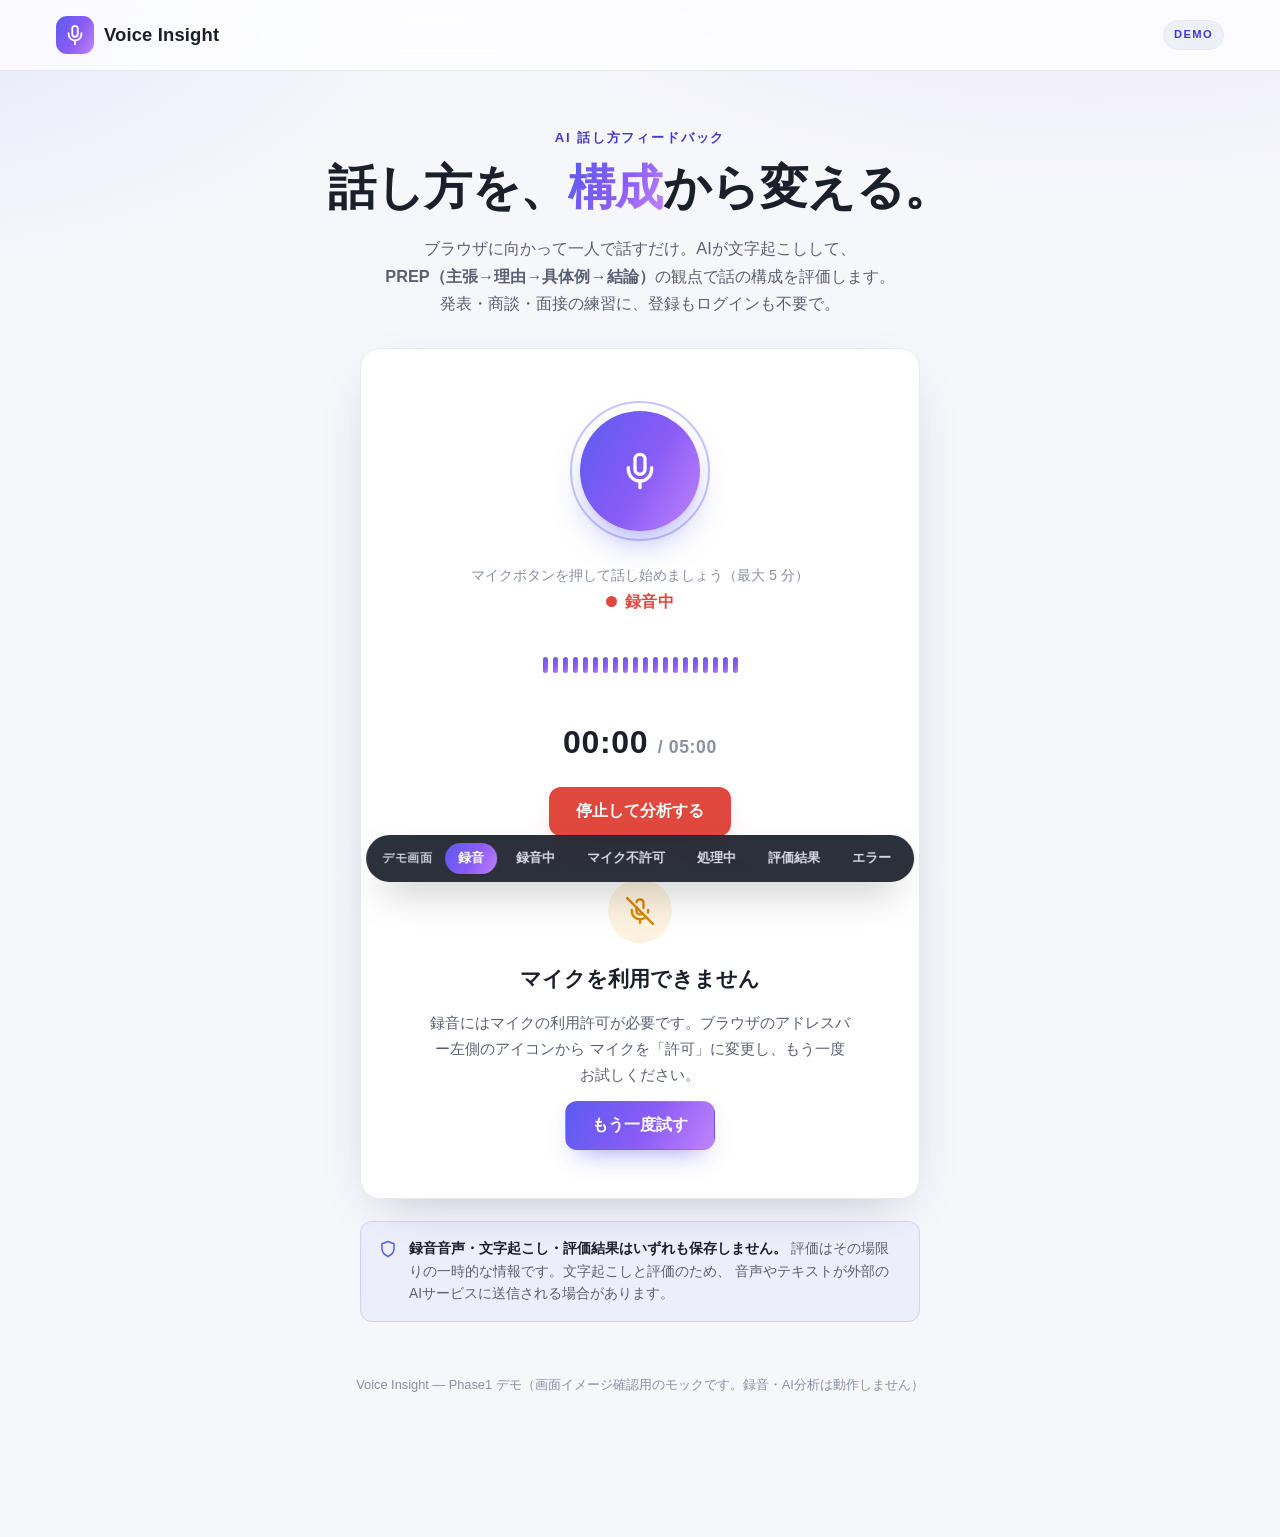
<file: demo/index.html>
<!DOCTYPE html>
<html lang="ja">
<head>
  <meta charset="UTF-8" />
  <meta name="viewport" content="width=device-width, initial-scale=1.0" />
  <title>Voice Insight — 話し方を、構成から変える。</title>
  <meta name="description" content="ブラウザ上で話した内容をAIが分析し、PREP観点で話の構成を評価。発表・商談・面接の練習に。" />
  <link rel="stylesheet" href="styles.css" />
</head>
<body>
  <!-- ===== ヘッダー ===== -->
  <header class="site-header">
    <div class="brand">
      <span class="brand-mark" aria-hidden="true">
        <svg viewBox="0 0 24 24" width="22" height="22" fill="none" stroke="currentColor" stroke-width="2" stroke-linecap="round" stroke-linejoin="round">
          <path d="M12 2a3 3 0 0 0-3 3v6a3 3 0 0 0 6 0V5a3 3 0 0 0-3-3z" />
          <path d="M19 10v1a7 7 0 0 1-14 0v-1" />
          <line x1="12" y1="19" x2="12" y2="22" />
        </svg>
      </span>
      <span class="brand-name">Voice&nbsp;Insight</span>
    </div>
    <span class="demo-badge">DEMO</span>
  </header>

  <main>
    <!-- ============================================================ -->
    <!-- 画面1: 録音画面 (S-01)                                        -->
    <!-- ============================================================ -->
    <section class="screen is-active" id="screen-record" data-screen="record">
      <div class="hero">
        <p class="eyebrow">AI 話し方フィードバック</p>
        <h1 class="hero-title">話し方を、<span class="grad">構成</span>から変える。</h1>
        <p class="hero-lead">
          ブラウザに向かって一人で話すだけ。AIが文字起こしして、<br />
          <strong>PREP（主張→理由→具体例→結論）</strong>の観点で話の構成を評価します。<br />
          発表・商談・面接の練習に、登録もログインも不要で。
        </p>
      </div>

      <div class="record-card">
        <!-- 録音前 -->
        <div class="record-state" data-state="idle">
          <div class="mic-button-wrap">
            <button class="mic-button" id="btn-start" aria-label="録音を開始">
              <svg viewBox="0 0 24 24" width="40" height="40" fill="none" stroke="currentColor" stroke-width="2" stroke-linecap="round" stroke-linejoin="round">
                <path d="M12 2a3 3 0 0 0-3 3v6a3 3 0 0 0 6 0V5a3 3 0 0 0-3-3z" />
                <path d="M19 10v1a7 7 0 0 1-14 0v-1" />
                <line x1="12" y1="19" x2="12" y2="22" />
              </svg>
            </button>
          </div>
          <p class="record-hint">マイクボタンを押して話し始めましょう（最大 5 分）</p>
        </div>

        <!-- 録音中 -->
        <div class="record-state" data-state="recording" hidden>
          <div class="rec-indicator"><span class="rec-dot"></span> 録音中</div>
          <div class="waveform" id="waveform" aria-hidden="true">
            <span></span><span></span><span></span><span></span><span></span>
            <span></span><span></span><span></span><span></span><span></span>
            <span></span><span></span><span></span><span></span><span></span>
            <span></span><span></span><span></span><span></span><span></span>
          </div>
          <div class="timer"><span id="timer-elapsed">00:00</span> <span class="timer-max">/ 05:00</span></div>
          <button class="btn btn-stop" id="btn-stop">停止して分析する</button>
          <p class="record-hint">5 分に達すると自動で停止し、分析に進みます</p>
        </div>

        <!-- マイク不許可 -->
        <div class="record-state record-state--error" data-state="denied" hidden>
          <div class="state-icon state-icon--warn" aria-hidden="true">
            <svg viewBox="0 0 24 24" width="28" height="28" fill="none" stroke="currentColor" stroke-width="2" stroke-linecap="round" stroke-linejoin="round">
              <line x1="1" y1="1" x2="23" y2="23" />
              <path d="M9 9v3a3 3 0 0 0 5.12 2.12M15 9.34V5a3 3 0 0 0-5.94-.6" />
              <path d="M17 16.95A7 7 0 0 1 5 12v-1m14 0v1a7 7 0 0 1-.11 1.23" />
              <line x1="12" y1="19" x2="12" y2="22" />
            </svg>
          </div>
          <h2 class="state-title">マイクを利用できません</h2>
          <p class="state-desc">
            録音にはマイクの利用許可が必要です。ブラウザのアドレスバー左側のアイコンから
            マイクを「許可」に変更し、もう一度お試しください。
          </p>
          <button class="btn btn-primary" data-goto="record" data-reset="idle">もう一度試す</button>
        </div>
      </div>

      <!-- プライバシー表示 (NF-04 / 5.3) -->
      <div class="privacy-note">
        <svg viewBox="0 0 24 24" width="18" height="18" fill="none" stroke="currentColor" stroke-width="2" stroke-linecap="round" stroke-linejoin="round" aria-hidden="true">
          <path d="M12 22s8-4 8-10V5l-8-3-8 3v7c0 6 8 10 8 10z" />
        </svg>
        <p>
          <strong>録音音声・文字起こし・評価結果はいずれも保存しません。</strong>
          評価はその場限りの一時的な情報です。文字起こしと評価のため、
          音声やテキストが外部のAIサービスに送信される場合があります。
        </p>
      </div>
    </section>

    <!-- ============================================================ -->
    <!-- 画面2: 処理中画面 (S-02)                                      -->
    <!-- ============================================================ -->
    <section class="screen" id="screen-processing" data-screen="processing">
      <div class="processing-card">
        <div class="spinner" aria-hidden="true"></div>
        <h2 class="processing-title">分析しています…</h2>
        <p class="processing-sub">そのままお待ちください。追加の操作は必要ありません。</p>

        <ol class="steps">
          <li class="step" data-step="transcribe">
            <span class="step-icon"></span>
            <span class="step-label">音声を文字起こし中</span>
          </li>
          <li class="step" data-step="evaluate">
            <span class="step-icon"></span>
            <span class="step-label">話の構成を評価中</span>
          </li>
        </ol>
      </div>
    </section>

    <!-- ============================================================ -->
    <!-- 画面3: 評価結果画面 (S-03 / F-04)                             -->
    <!-- ============================================================ -->
    <section class="screen" id="screen-result" data-screen="result">
      <div class="result-head">
        <p class="eyebrow">評価結果</p>
        <h1 class="result-title">今回の話の構成フィードバック</h1>
        <p class="result-note">この結果は保存されません。画面を離れると確認できなくなります。</p>
      </div>

      <div class="result-grid">
        <!-- 総合点 -->
        <div class="card score-card">
          <div class="score-ring" style="--score: 78;">
            <div class="score-ring-inner">
              <span class="score-value">78</span>
              <span class="score-max">/ 100</span>
            </div>
          </div>
          <p class="score-caption">構成の分かりやすさ</p>
          <p class="score-comment">主張と具体例は明確。理由づけと締めの結論を補うと、さらに伝わりやすくなります。</p>
        </div>

        <!-- PREP観点の評価 -->
        <div class="card prep-card">
          <h2 class="card-title">PREP 観点の評価</h2>
          <ul class="prep-list">
            <li class="prep-item">
              <div class="prep-row">
                <span class="prep-key">P<span class="prep-key-sub">Point / 主張</span></span>
                <span class="prep-tag tag-good">明確</span>
              </div>
              <div class="prep-bar"><span style="width: 88%"></span></div>
              <p class="prep-text">冒頭で「何を伝えたいか」がはっきり提示できています。</p>
            </li>
            <li class="prep-item">
              <div class="prep-row">
                <span class="prep-key">R<span class="prep-key-sub">Reason / 理由</span></span>
                <span class="prep-tag tag-warn">やや弱い</span>
              </div>
              <div class="prep-bar"><span style="width: 58%"></span></div>
              <p class="prep-text">理由は述べられていますが、主張との結びつきが弱く感じられます。</p>
            </li>
            <li class="prep-item">
              <div class="prep-row">
                <span class="prep-key">E<span class="prep-key-sub">Example / 具体例</span></span>
                <span class="prep-tag tag-good">良い</span>
              </div>
              <div class="prep-bar"><span style="width: 82%"></span></div>
              <p class="prep-text">具体的なエピソードがあり、聞き手がイメージしやすい流れです。</p>
            </li>
            <li class="prep-item">
              <div class="prep-row">
                <span class="prep-key">P<span class="prep-key-sub">Point / 結論</span></span>
                <span class="prep-tag tag-warn">改善余地</span>
              </div>
              <div class="prep-bar"><span style="width: 52%"></span></div>
              <p class="prep-text">最後に冒頭の主張へ戻りきれず、締めくくりがやや弱まっています。</p>
            </li>
          </ul>
        </div>

        <!-- 良い点 -->
        <div class="card list-card good-card">
          <h2 class="card-title"><span class="card-icon">👍</span> 良い点</h2>
          <ul class="bullet-list">
            <li>最初の一言で主張を提示できており、聞き手が話の方向性をつかみやすい。</li>
            <li>具体例が具体的で、主張の説得力を高められている。</li>
            <li>全体を通して話す順序に大きな混乱がなく、聞きやすい。</li>
          </ul>
        </div>

        <!-- 改善点 -->
        <div class="card list-card improve-card">
          <h2 class="card-title"><span class="card-icon">🔧</span> 改善点</h2>
          <ul class="bullet-list">
            <li>理由の説明が主張と十分に結びついておらず、「なぜそう言えるのか」が伝わりにくい。</li>
            <li>話の最後で結論に戻れておらず、要点の印象が薄れている。</li>
          </ul>
        </div>

        <!-- 次回への改善提案 -->
        <div class="card suggest-card">
          <h2 class="card-title"><span class="card-icon">💡</span> 次回話すときの改善提案</h2>
          <ul class="suggest-list">
            <li>
              <span class="suggest-num">1</span>
              <p>理由を述べるときは「<strong>なぜなら〜だからです</strong>」と主張に直結させ、根拠を一文で言い切る。</p>
            </li>
            <li>
              <span class="suggest-num">2</span>
              <p>具体例のあとに「<strong>つまり、最初にお伝えした通り〜</strong>」と冒頭の主張をもう一度繰り返して締める。</p>
            </li>
            <li>
              <span class="suggest-num">3</span>
              <p>1分以内に「主張→理由→具体例→結論」を一周する構成で、同じテーマをもう一度練習してみる。</p>
            </li>
          </ul>
        </div>
      </div>

      <div class="result-actions">
        <button class="btn btn-primary btn-lg" data-goto="record" data-reset="idle">
          <svg viewBox="0 0 24 24" width="18" height="18" fill="none" stroke="currentColor" stroke-width="2" stroke-linecap="round" stroke-linejoin="round" aria-hidden="true">
            <polyline points="1 4 1 10 7 10" />
            <path d="M3.51 15a9 9 0 1 0 2.13-9.36L1 10" />
          </svg>
          もう一度練習する
        </button>
      </div>
    </section>

    <!-- ============================================================ -->
    <!-- 画面4: エラー表示 (S-04 / NF-06)                              -->
    <!-- ============================================================ -->
    <section class="screen" id="screen-error" data-screen="error">
      <div class="error-card">
        <div class="state-icon state-icon--error" aria-hidden="true">
          <svg viewBox="0 0 24 24" width="30" height="30" fill="none" stroke="currentColor" stroke-width="2" stroke-linecap="round" stroke-linejoin="round">
            <circle cx="12" cy="12" r="10" />
            <line x1="12" y1="8" x2="12" y2="12" />
            <line x1="12" y1="16" x2="12.01" y2="16" />
          </svg>
        </div>
        <h2 class="state-title">分析に失敗しました</h2>
        <p class="state-desc">
          文字起こしまたは評価の処理に失敗しました。通信状況をご確認のうえ、
          もう一度録音からお試しください。録音した音声は保存されていません。
        </p>
        <button class="btn btn-primary" data-goto="record" data-reset="idle">録音からやり直す</button>
      </div>
    </section>
  </main>

  <!-- ===== デモ用ナビ（各画面を直接確認できるツールバー） ===== -->
  <nav class="demo-nav" aria-label="デモ画面切り替え">
    <span class="demo-nav-label">デモ画面</span>
    <button class="demo-nav-btn is-current" data-goto="record" data-reset="idle">録音</button>
    <button class="demo-nav-btn" data-goto="record" data-reset="recording">録音中</button>
    <button class="demo-nav-btn" data-goto="record" data-reset="denied">マイク不許可</button>
    <button class="demo-nav-btn" data-goto="processing">処理中</button>
    <button class="demo-nav-btn" data-goto="result">評価結果</button>
    <button class="demo-nav-btn" data-goto="error">エラー</button>
  </nav>

  <footer class="site-footer">
    <p>Voice Insight — Phase1 デモ（画面イメージ確認用のモックです。録音・AI分析は動作しません）</p>
  </footer>

  <script src="app.js"></script>
</body>
</html>
</file>
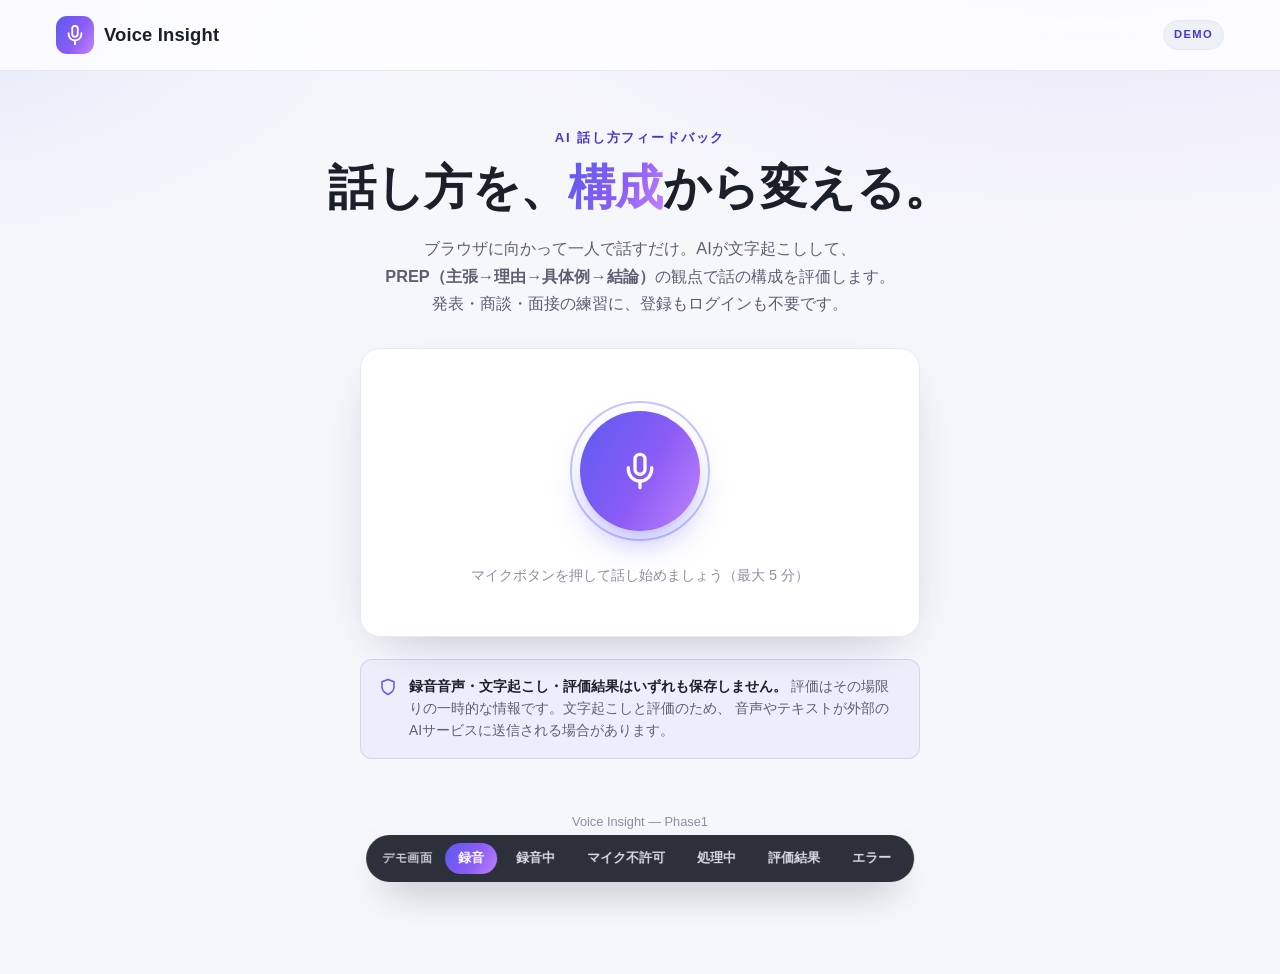
<file: frontend/index.html>
<!DOCTYPE html>
<html lang="ja">
<head>
  <meta charset="UTF-8" />
  <meta name="viewport" content="width=device-width, initial-scale=1.0" />
  <title>Voice Insight — 話し方を、構成から変える。</title>
  <meta name="description" content="ブラウザ上で話した内容をAIが分析し、PREP観点で話の構成を評価。発表・商談・面接の練習に。" />
  <link rel="stylesheet" href="styles.css" />
</head>
<body>
  <!-- ===== ヘッダー ===== -->
  <header class="site-header">
    <div class="brand">
      <span class="brand-mark" aria-hidden="true">
        <svg viewBox="0 0 24 24" width="22" height="22" fill="none" stroke="currentColor" stroke-width="2" stroke-linecap="round" stroke-linejoin="round">
          <path d="M12 2a3 3 0 0 0-3 3v6a3 3 0 0 0 6 0V5a3 3 0 0 0-3-3z" />
          <path d="M19 10v1a7 7 0 0 1-14 0v-1" />
          <line x1="12" y1="19" x2="12" y2="22" />
        </svg>
      </span>
      <span class="brand-name">Voice&nbsp;Insight</span>
    </div>
    <span class="demo-badge">DEMO</span>
  </header>

  <main>
    <!-- ============================================================ -->
    <!-- 画面1: 録音画面 (S-01)                                        -->
    <!-- ============================================================ -->
    <section class="screen is-active" id="screen-record" data-screen="record">
      <div class="hero">
        <p class="eyebrow">AI 話し方フィードバック</p>
        <h1 class="hero-title">話し方を、<span class="grad">構成</span>から変える。</h1>
        <p class="hero-lead">
          ブラウザに向かって一人で話すだけ。AIが文字起こしして、<br />
          <strong>PREP（主張→理由→具体例→結論）</strong>の観点で話の構成を評価します。<br />
          発表・商談・面接の練習に、登録もログインも不要です。
        </p>
      </div>

      <div class="record-card">
        <!-- 録音前 -->
        <div class="record-state" data-state="idle">
          <div class="mic-button-wrap">
            <button class="mic-button" id="btn-start" aria-label="録音を開始">
              <svg viewBox="0 0 24 24" width="40" height="40" fill="none" stroke="currentColor" stroke-width="2" stroke-linecap="round" stroke-linejoin="round">
                <path d="M12 2a3 3 0 0 0-3 3v6a3 3 0 0 0 6 0V5a3 3 0 0 0-3-3z" />
                <path d="M19 10v1a7 7 0 0 1-14 0v-1" />
                <line x1="12" y1="19" x2="12" y2="22" />
              </svg>
            </button>
          </div>
          <p class="record-hint">マイクボタンを押して話し始めましょう（最大 5 分）</p>
        </div>

      </div>

      <!-- プライバシー表示 (NF-04 / 5.3) -->
      <div class="privacy-note">
        <svg viewBox="0 0 24 24" width="18" height="18" fill="none" stroke="currentColor" stroke-width="2" stroke-linecap="round" stroke-linejoin="round" aria-hidden="true">
          <path d="M12 22s8-4 8-10V5l-8-3-8 3v7c0 6 8 10 8 10z" />
        </svg>
        <p>
          <strong>録音音声・文字起こし・評価結果はいずれも保存しません。</strong>
          評価はその場限りの一時的な情報です。文字起こしと評価のため、
          音声やテキストが外部のAIサービスに送信される場合があります。
        </p>
      </div>
    </section>

    <!-- ============================================================ -->
    <!-- 画面2: 録音中画面                                              -->
    <!-- ============================================================ -->
    <section class="screen" id="screen-recording" data-screen="recording">
      <div class="record-card">
        <div class="rec-indicator"><span class="rec-dot"></span> 録音中</div>
        <div class="waveform" aria-hidden="true">
          <span></span><span></span><span></span><span></span><span></span>
          <span></span><span></span><span></span><span></span><span></span>
          <span></span><span></span><span></span><span></span><span></span>
          <span></span><span></span><span></span><span></span><span></span>
        </div>
        <div class="timer"><span id="timer-elapsed">00:00</span> <span class="timer-max">/ 05:00</span></div>
        <button class="btn btn-stop" id="btn-stop">停止して分析する</button>
        <p class="record-hint">5 分に達すると自動で停止し、分析に進みます</p>
      </div>
    </section>

    <!-- ============================================================ -->
    <!-- 画面3: 処理中画面 (S-02)                                      -->
    <!-- ============================================================ -->
    <section class="screen" id="screen-processing" data-screen="processing">
      <div class="processing-card">
        <div class="spinner" aria-hidden="true"></div>
        <h2 class="processing-title">分析しています…</h2>
        <p class="processing-sub">そのままお待ちください。追加の操作は必要ありません。</p>

        <ol class="steps">
          <li class="step" data-step="transcribe">
            <span class="step-icon"></span>
            <span class="step-label">音声を文字起こし中</span>
          </li>
          <li class="step" data-step="evaluate">
            <span class="step-icon"></span>
            <span class="step-label">話の構成を評価中</span>
          </li>
        </ol>
      </div>
    </section>

    <!-- ============================================================ -->
    <!-- 画面4: 評価結果画面 (S-03 / F-04)                             -->
    <!-- ============================================================ -->
    <section class="screen" id="screen-result" data-screen="result">
      <div class="result-head">
        <p class="eyebrow">評価結果</p>
        <h1 class="result-title">今回の話の構成フィードバック</h1>
        <p class="result-note">この結果は保存されません。画面を離れると確認できなくなります。</p>
      </div>

      <div class="result-grid">
        <!-- 総合点 -->
        <div class="card score-card">
          <div class="score-ring" style="--score: 78;">
            <div class="score-ring-inner">
              <span class="score-value">78</span>
              <span class="score-max">/ 100</span>
            </div>
          </div>
          <p class="score-caption">構成の分かりやすさ</p>
          <p class="score-comment">主張と具体例は明確。理由づけと締めの結論を補うと、さらに伝わりやすくなります。</p>
        </div>

        <!-- PREP観点の評価 -->
        <div class="card prep-card">
          <h2 class="card-title">PREP 観点の評価</h2>
          <ul class="prep-list">
            <li class="prep-item">
              <div class="prep-row">
                <span class="prep-key">P<span class="prep-key-sub">Point / 主張</span></span>
                <span class="prep-tag tag-good">明確</span>
              </div>
              <div class="prep-bar"><span style="width: 88%"></span></div>
              <p class="prep-text">冒頭で「何を伝えたいか」がはっきり提示できています。</p>
            </li>
            <li class="prep-item">
              <div class="prep-row">
                <span class="prep-key">R<span class="prep-key-sub">Reason / 理由</span></span>
                <span class="prep-tag tag-warn">やや弱い</span>
              </div>
              <div class="prep-bar"><span style="width: 58%"></span></div>
              <p class="prep-text">理由は述べられていますが、主張との結びつきが弱く感じられます。</p>
            </li>
            <li class="prep-item">
              <div class="prep-row">
                <span class="prep-key">E<span class="prep-key-sub">Example / 具体例</span></span>
                <span class="prep-tag tag-good">良い</span>
              </div>
              <div class="prep-bar"><span style="width: 82%"></span></div>
              <p class="prep-text">具体的なエピソードがあり、聞き手がイメージしやすい流れです。</p>
            </li>
            <li class="prep-item">
              <div class="prep-row">
                <span class="prep-key">P<span class="prep-key-sub">Point / 結論</span></span>
                <span class="prep-tag tag-warn">改善余地</span>
              </div>
              <div class="prep-bar"><span style="width: 52%"></span></div>
              <p class="prep-text">最後に冒頭の主張へ戻りきれず、締めくくりがやや弱まっています。</p>
            </li>
          </ul>
        </div>

        <!-- 良い点 -->
        <div class="card list-card good-card">
          <h2 class="card-title"><span class="card-icon">👍</span> 良い点</h2>
          <ul class="bullet-list">
            <li>最初の一言で主張を提示できており、聞き手が話の方向性をつかみやすい。</li>
            <li>具体例が具体的で、主張の説得力を高められている。</li>
            <li>全体を通して話す順序に大きな混乱がなく、聞きやすい。</li>
          </ul>
        </div>

        <!-- 改善点 -->
        <div class="card list-card improve-card">
          <h2 class="card-title"><span class="card-icon">🔧</span> 改善点</h2>
          <ul class="bullet-list">
            <li>理由の説明が主張と十分に結びついておらず、「なぜそう言えるのか」が伝わりにくい。</li>
            <li>話の最後で結論に戻れておらず、要点の印象が薄れている。</li>
          </ul>
        </div>

        <!-- 次回への改善提案 -->
        <div class="card suggest-card">
          <h2 class="card-title"><span class="card-icon">💡</span> 次回話すときの改善提案</h2>
          <ul class="suggest-list">
            <li>
              <span class="suggest-num">1</span>
              <p>理由を述べるときは「<strong>なぜなら〜だからです</strong>」と主張に直結させ、根拠を一文で言い切る。</p>
            </li>
            <li>
              <span class="suggest-num">2</span>
              <p>具体例のあとに「<strong>つまり、最初にお伝えした通り〜</strong>」と冒頭の主張をもう一度繰り返して締める。</p>
            </li>
            <li>
              <span class="suggest-num">3</span>
              <p>1分以内に「主張→理由→具体例→結論」を一周する構成で、同じテーマをもう一度練習してみる。</p>
            </li>
          </ul>
        </div>
      </div>

      <div class="result-actions">
        <button class="btn btn-primary btn-lg" data-goto="record" data-reset="idle">
          <svg viewBox="0 0 24 24" width="18" height="18" fill="none" stroke="currentColor" stroke-width="2" stroke-linecap="round" stroke-linejoin="round" aria-hidden="true">
            <polyline points="1 4 1 10 7 10" />
            <path d="M3.51 15a9 9 0 1 0 2.13-9.36L1 10" />
          </svg>
          もう一度練習する
        </button>
      </div>
    </section>

    <!-- ============================================================ -->
    <!-- 画面5: マイク不許可 (NF-06)                                    -->
    <!-- ============================================================ -->
    <section class="screen" id="screen-denied" data-screen="denied">
      <div class="error-card">
        <div class="state-icon state-icon--warn" aria-hidden="true">
          <svg viewBox="0 0 24 24" width="28" height="28" fill="none" stroke="currentColor" stroke-width="2" stroke-linecap="round" stroke-linejoin="round">
            <line x1="1" y1="1" x2="23" y2="23" />
            <path d="M9 9v3a3 3 0 0 0 5.12 2.12M15 9.34V5a3 3 0 0 0-5.94-.6" />
            <path d="M17 16.95A7 7 0 0 1 5 12v-1m14 0v1a7 7 0 0 1-.11 1.23" />
            <line x1="12" y1="19" x2="12" y2="22" />
          </svg>
        </div>
        <h2 class="state-title">マイクを利用できません</h2>
        <p class="state-desc">
          録音にはマイクの利用許可が必要です。ブラウザのアドレスバー左側のアイコンから
          マイクを「許可」に変更し、もう一度お試しください。
        </p>
        <button class="btn btn-primary" data-goto="record" data-reset="idle">もう一度試す</button>
      </div>
    </section>

    <!-- ============================================================ -->
    <!-- 画面6: エラー表示 (S-04 / NF-06)                              -->
    <!-- ============================================================ -->
    <section class="screen" id="screen-error" data-screen="error">
      <div class="error-card">
        <div class="state-icon state-icon--error" aria-hidden="true">
          <svg viewBox="0 0 24 24" width="30" height="30" fill="none" stroke="currentColor" stroke-width="2" stroke-linecap="round" stroke-linejoin="round">
            <circle cx="12" cy="12" r="10" />
            <line x1="12" y1="8" x2="12" y2="12" />
            <line x1="12" y1="16" x2="12.01" y2="16" />
          </svg>
        </div>
        <h2 class="state-title">分析に失敗しました</h2>
        <p class="state-desc">
          文字起こしまたは評価の処理に失敗しました。通信状況をご確認のうえ、
          もう一度録音からお試しください。録音した音声は保存されていません。
        </p>
        <button class="btn btn-primary" data-goto="record" data-reset="idle">録音からやり直す</button>
      </div>
    </section>
  </main>

  <!-- ===== デモ用ナビ（各画面を直接確認できるツールバー） ===== -->
  <nav class="demo-nav" aria-label="デモ画面切り替え">
    <span class="demo-nav-label">デモ画面</span>
    <button class="demo-nav-btn is-current" data-goto="record" data-reset="idle">録音</button>
    <button class="demo-nav-btn" data-goto="recording">録音中</button>
    <button class="demo-nav-btn" data-goto="denied">マイク不許可</button>
    <button class="demo-nav-btn" data-goto="processing">処理中</button>
    <button class="demo-nav-btn" data-goto="result">評価結果</button>
    <button class="demo-nav-btn" data-goto="error">エラー</button>
  </nav>

  <footer class="site-footer">
    <p>Voice Insight — Phase1</p>
  </footer>

  <script src="app.js"></script>
</body>
</html>
</file>
<file: demo/styles.css>
/* =========================================================
   Voice Insight — Phase1 デモ用スタイル
   （画面イメージ確認用のモック。本実装の技術選定は縛らない）
   ========================================================= */

:root {
  --bg: #f6f7fb;
  --bg-soft: #eef0f8;
  --surface: #ffffff;
  --ink: #1b1f2a;
  --ink-soft: #5a6072;
  --ink-faint: #8a90a2;
  --line: #e7e9f2;
  --brand: #5b5bf0;
  --brand-2: #8b5cf6;
  --brand-ink: #4338ca;
  --good: #16a37a;
  --good-bg: #e7f7f0;
  --warn: #d98300;
  --warn-bg: #fdf2e0;
  --danger: #e0483d;
  --danger-bg: #fdecea;
  --shadow: 0 18px 50px -24px rgba(40, 44, 90, 0.35);
  --shadow-sm: 0 8px 24px -16px rgba(40, 44, 90, 0.4);
  --radius: 20px;
  --radius-sm: 12px;
  --grad: linear-gradient(120deg, #5b5bf0 0%, #8b5cf6 55%, #c084fc 100%);
  --font: -apple-system, BlinkMacSystemFont, "Hiragino Kaku Gothic ProN",
    "Hiragino Sans", "Noto Sans JP", "Yu Gothic", Meiryo, sans-serif;
}

* { box-sizing: border-box; }

html, body {
  margin: 0;
  padding: 0;
}

body {
  font-family: var(--font);
  color: var(--ink);
  background:
    radial-gradient(1200px 600px at 85% -10%, rgba(139, 92, 246, 0.12), transparent 60%),
    radial-gradient(1000px 500px at -10% 0%, rgba(91, 91, 240, 0.1), transparent 55%),
    var(--bg);
  line-height: 1.7;
  -webkit-font-smoothing: antialiased;
  min-height: 100vh;
  padding-bottom: 120px;
}

/* ===== ヘッダー ===== */
.site-header {
  position: sticky;
  top: 0;
  z-index: 20;
  display: flex;
  align-items: center;
  justify-content: space-between;
  padding: 16px clamp(20px, 5vw, 56px);
  background: rgba(255, 255, 255, 0.78);
  backdrop-filter: saturate(180%) blur(12px);
  border-bottom: 1px solid var(--line);
}

.brand {
  display: flex;
  align-items: center;
  gap: 10px;
  font-weight: 700;
  letter-spacing: 0.01em;
}

.brand-mark {
  display: grid;
  place-items: center;
  width: 38px;
  height: 38px;
  border-radius: 11px;
  color: #fff;
  background: var(--grad);
  box-shadow: var(--shadow-sm);
}

.brand-name { font-size: 1.15rem; }

.demo-badge {
  font-size: 0.7rem;
  font-weight: 700;
  letter-spacing: 0.12em;
  color: var(--brand-ink);
  background: var(--bg-soft);
  border: 1px solid var(--line);
  padding: 4px 10px;
  border-radius: 999px;
}

/* ===== 画面切り替え ===== */
main {
  max-width: 1040px;
  margin: 0 auto;
  padding: clamp(28px, 5vw, 56px) clamp(18px, 5vw, 40px) 40px;
}

.screen { display: none; animation: fade 0.45s ease both; }
.screen.is-active { display: block; }

@keyframes fade {
  from { opacity: 0; transform: translateY(10px); }
  to { opacity: 1; transform: translateY(0); }
}

/* ===== ヒーロー（録音画面） ===== */
.hero { text-align: center; max-width: 720px; margin: 0 auto 30px; }

.eyebrow {
  font-size: 0.82rem;
  font-weight: 700;
  letter-spacing: 0.14em;
  text-transform: uppercase;
  color: var(--brand-ink);
  margin: 0 0 10px;
}

.hero-title {
  font-size: clamp(2rem, 5vw, 3rem);
  line-height: 1.2;
  margin: 0 0 18px;
  letter-spacing: -0.01em;
}

.grad {
  background: var(--grad);
  -webkit-background-clip: text;
  background-clip: text;
  -webkit-text-fill-color: transparent;
}

.hero-lead { color: var(--ink-soft); margin: 0; font-size: 1.02rem; }

/* ===== 録音カード ===== */
.record-card {
  background: var(--surface);
  border: 1px solid var(--line);
  border-radius: var(--radius);
  box-shadow: var(--shadow);
  padding: clamp(28px, 5vw, 48px);
  max-width: 560px;
  margin: 0 auto;
  text-align: center;
}

.record-state { display: flex; flex-direction: column; align-items: center; gap: 18px; }

/* マイクボタン */
.mic-button-wrap { position: relative; padding: 14px; }

.mic-button {
  position: relative;
  width: 120px;
  height: 120px;
  border-radius: 50%;
  border: none;
  cursor: pointer;
  color: #fff;
  background: var(--grad);
  box-shadow: 0 16px 36px -12px rgba(91, 91, 240, 0.65);
  display: grid;
  place-items: center;
  transition: transform 0.15s ease, box-shadow 0.2s ease;
}

.mic-button::after {
  content: "";
  position: absolute;
  inset: -10px;
  border-radius: 50%;
  border: 2px solid rgba(91, 91, 240, 0.35);
  animation: pulse 2.4s ease-out infinite;
}

@keyframes pulse {
  0% { transform: scale(0.95); opacity: 0.8; }
  100% { transform: scale(1.35); opacity: 0; }
}

.mic-button:hover { transform: translateY(-2px) scale(1.02); }
.mic-button:active { transform: scale(0.97); }

.record-hint { color: var(--ink-faint); font-size: 0.9rem; margin: 0; }

/* 録音中インジケータ */
.rec-indicator {
  display: inline-flex;
  align-items: center;
  gap: 8px;
  font-weight: 700;
  color: var(--danger);
  letter-spacing: 0.04em;
}

.rec-dot {
  width: 11px;
  height: 11px;
  border-radius: 50%;
  background: var(--danger);
  animation: blink 1.1s steps(2, start) infinite;
}

@keyframes blink { 50% { opacity: 0.25; } }

/* 波形 */
.waveform {
  display: flex;
  align-items: center;
  justify-content: center;
  gap: 5px;
  height: 64px;
  width: 100%;
}

.waveform span {
  width: 5px;
  border-radius: 999px;
  background: var(--grad);
  height: 16px;
  animation: wave 1s ease-in-out infinite;
}

.waveform span:nth-child(odd) { animation-duration: 0.9s; }
.waveform span:nth-child(3n) { animation-duration: 1.2s; }
.waveform span:nth-child(4n) { animation-duration: 0.7s; }
.waveform span:nth-child(5n) { animation-duration: 1.05s; }

@keyframes wave {
  0%, 100% { height: 14px; opacity: 0.6; }
  50% { height: 56px; opacity: 1; }
}

/* タイマー */
.timer { font-size: 2rem; font-weight: 700; font-variant-numeric: tabular-nums; letter-spacing: 0.02em; }
.timer-max { color: var(--ink-faint); font-size: 1.1rem; font-weight: 600; }

/* 状態アイコン */
.state-icon {
  width: 64px;
  height: 64px;
  border-radius: 50%;
  display: grid;
  place-items: center;
}
.state-icon--warn { color: var(--warn); background: var(--warn-bg); }
.state-icon--error { color: var(--danger); background: var(--danger-bg); }

.state-title { font-size: 1.3rem; margin: 4px 0 0; }
.state-desc { color: var(--ink-soft); margin: 0; font-size: 0.95rem; max-width: 420px; }

.record-state--error { gap: 14px; }

/* ===== ボタン ===== */
.btn {
  font-family: inherit;
  font-size: 1rem;
  font-weight: 700;
  border-radius: 12px;
  border: 1px solid transparent;
  padding: 13px 26px;
  cursor: pointer;
  transition: transform 0.12s ease, box-shadow 0.2s ease, background 0.2s ease;
  display: inline-flex;
  align-items: center;
  gap: 9px;
}
.btn:active { transform: translateY(1px); }

.btn-primary {
  color: #fff;
  background: var(--grad);
  box-shadow: 0 12px 28px -14px rgba(91, 91, 240, 0.8);
}
.btn-primary:hover { box-shadow: 0 16px 32px -12px rgba(91, 91, 240, 0.9); }

.btn-stop {
  color: #fff;
  background: var(--danger);
  box-shadow: 0 12px 26px -14px rgba(224, 72, 61, 0.8);
}
.btn-stop:hover { background: #cf3d33; }

.btn-lg { font-size: 1.05rem; padding: 15px 32px; }

/* ===== プライバシー表示 ===== */
.privacy-note {
  display: flex;
  align-items: flex-start;
  gap: 12px;
  max-width: 560px;
  margin: 22px auto 0;
  padding: 16px 18px;
  background: rgba(91, 91, 240, 0.05);
  border: 1px solid rgba(91, 91, 240, 0.18);
  border-radius: var(--radius-sm);
  color: var(--ink-soft);
  font-size: 0.86rem;
  line-height: 1.6;
}
.privacy-note svg { color: var(--brand); flex-shrink: 0; margin-top: 2px; }
.privacy-note p { margin: 0; }
.privacy-note strong { color: var(--ink); }

/* ===== 処理中画面 ===== */
.processing-card {
  background: var(--surface);
  border: 1px solid var(--line);
  border-radius: var(--radius);
  box-shadow: var(--shadow);
  padding: clamp(36px, 6vw, 60px);
  max-width: 520px;
  margin: 40px auto;
  text-align: center;
}

.spinner {
  width: 60px;
  height: 60px;
  margin: 0 auto 22px;
  border-radius: 50%;
  border: 5px solid var(--bg-soft);
  border-top-color: var(--brand);
  animation: spin 0.9s linear infinite;
}
@keyframes spin { to { transform: rotate(360deg); } }

.processing-title { font-size: 1.5rem; margin: 0 0 8px; }
.processing-sub { color: var(--ink-soft); margin: 0 0 28px; }

.steps { list-style: none; padding: 0; margin: 0; text-align: left; display: grid; gap: 12px; max-width: 320px; margin-inline: auto; }

.step {
  display: flex;
  align-items: center;
  gap: 13px;
  padding: 12px 16px;
  border-radius: var(--radius-sm);
  background: var(--bg-soft);
  color: var(--ink-faint);
  font-weight: 600;
  transition: background 0.3s ease, color 0.3s ease;
}

.step-icon {
  width: 22px;
  height: 22px;
  border-radius: 50%;
  border: 2px solid currentColor;
  flex-shrink: 0;
  position: relative;
}

.step.is-active { color: var(--brand-ink); background: rgba(91, 91, 240, 0.08); }
.step.is-active .step-icon { border-color: var(--brand); }
.step.is-active .step-icon::after {
  content: "";
  position: absolute;
  inset: 3px;
  border-radius: 50%;
  border: 2px solid transparent;
  border-top-color: var(--brand);
  animation: spin 0.7s linear infinite;
}

.step.is-done { color: var(--good); background: var(--good-bg); }
.step.is-done .step-icon { border-color: var(--good); background: var(--good); }
.step.is-done .step-icon::after {
  content: "";
  position: absolute;
  left: 6px;
  top: 2px;
  width: 5px;
  height: 10px;
  border: solid #fff;
  border-width: 0 2px 2px 0;
  transform: rotate(45deg);
}

/* ===== 評価結果画面 ===== */
.result-head { text-align: center; margin-bottom: 28px; }
.result-title { font-size: clamp(1.6rem, 4vw, 2.2rem); margin: 6px 0 8px; }
.result-note { color: var(--ink-faint); font-size: 0.88rem; margin: 0; }

.result-grid {
  display: grid;
  grid-template-columns: repeat(2, 1fr);
  gap: 18px;
}

.card {
  background: var(--surface);
  border: 1px solid var(--line);
  border-radius: var(--radius);
  box-shadow: var(--shadow-sm);
  padding: 26px;
}

.card-title { font-size: 1.12rem; margin: 0 0 16px; display: flex; align-items: center; gap: 9px; }
.card-icon { font-size: 1.15rem; }

/* 総合点 */
.score-card { text-align: center; display: flex; flex-direction: column; align-items: center; justify-content: center; }

.score-ring {
  --size: 168px;
  width: var(--size);
  height: var(--size);
  border-radius: 50%;
  background:
    conic-gradient(var(--brand) calc(var(--score) * 1%), var(--bg-soft) 0);
  display: grid;
  place-items: center;
  margin-bottom: 14px;
}
.score-ring-inner {
  width: calc(var(--size) - 26px);
  height: calc(var(--size) - 26px);
  border-radius: 50%;
  background: var(--surface);
  display: grid;
  place-items: center;
  align-content: center;
  box-shadow: inset 0 0 0 1px var(--line);
}
.score-value { font-size: 3.1rem; font-weight: 800; line-height: 1; background: var(--grad); -webkit-background-clip: text; background-clip: text; -webkit-text-fill-color: transparent; }
.score-max { color: var(--ink-faint); font-weight: 600; font-size: 0.9rem; }
.score-caption { font-weight: 700; margin: 0 0 6px; }
.score-comment { color: var(--ink-soft); font-size: 0.9rem; margin: 0; }

/* PREP */
.prep-list { list-style: none; padding: 0; margin: 0; display: grid; gap: 16px; }
.prep-row { display: flex; align-items: center; justify-content: space-between; margin-bottom: 8px; }
.prep-key { font-weight: 800; font-size: 1.05rem; display: flex; align-items: baseline; gap: 8px; }
.prep-key-sub { font-size: 0.78rem; font-weight: 600; color: var(--ink-faint); }

.prep-tag { font-size: 0.74rem; font-weight: 700; padding: 3px 10px; border-radius: 999px; }
.tag-good { color: var(--good); background: var(--good-bg); }
.tag-warn { color: var(--warn); background: var(--warn-bg); }

.prep-bar { height: 8px; border-radius: 999px; background: var(--bg-soft); overflow: hidden; }
.prep-bar span { display: block; height: 100%; border-radius: 999px; background: var(--grad); }
.prep-text { color: var(--ink-soft); font-size: 0.86rem; margin: 8px 0 0; }

/* 良い点・改善点 */
.bullet-list { margin: 0; padding: 0; list-style: none; display: grid; gap: 11px; }
.bullet-list li { position: relative; padding-left: 26px; color: var(--ink-soft); font-size: 0.94rem; }
.bullet-list li::before {
  content: "";
  position: absolute;
  left: 4px;
  top: 9px;
  width: 8px;
  height: 8px;
  border-radius: 50%;
}
.good-card .bullet-list li::before { background: var(--good); }
.improve-card .bullet-list li::before { background: var(--warn); }

.good-card { border-top: 3px solid var(--good); }
.improve-card { border-top: 3px solid var(--warn); }

/* 改善提案 */
.suggest-card { grid-column: 1 / -1; border-top: 3px solid var(--brand); }
.suggest-list { list-style: none; margin: 0; padding: 0; display: grid; gap: 14px; }
.suggest-list li { display: flex; gap: 14px; align-items: flex-start; }
.suggest-num {
  flex-shrink: 0;
  width: 28px;
  height: 28px;
  border-radius: 50%;
  display: grid;
  place-items: center;
  font-weight: 800;
  font-size: 0.9rem;
  color: #fff;
  background: var(--grad);
}
.suggest-list p { margin: 0; color: var(--ink-soft); }
.suggest-list strong { color: var(--ink); }

/* 結果のアクション */
.result-actions { text-align: center; margin-top: 30px; }

/* スパン2列のカード */
.score-card { grid-row: span 1; }

/* ===== エラー画面 ===== */
.error-card {
  background: var(--surface);
  border: 1px solid var(--line);
  border-radius: var(--radius);
  box-shadow: var(--shadow);
  padding: clamp(36px, 6vw, 56px);
  max-width: 480px;
  margin: 50px auto;
  text-align: center;
  display: flex;
  flex-direction: column;
  align-items: center;
  gap: 16px;
}

/* ===== デモ用ナビ ===== */
.demo-nav {
  position: fixed;
  bottom: 18px;
  left: 50%;
  transform: translateX(-50%);
  z-index: 30;
  display: flex;
  align-items: center;
  gap: 6px;
  flex-wrap: wrap;
  justify-content: center;
  max-width: calc(100vw - 24px);
  padding: 8px 10px;
  background: rgba(27, 31, 42, 0.92);
  backdrop-filter: blur(10px);
  border-radius: 999px;
  box-shadow: 0 18px 40px -18px rgba(0, 0, 0, 0.6);
}
.demo-nav-label { color: #c9ccda; font-size: 0.72rem; font-weight: 700; letter-spacing: 0.06em; padding: 0 6px; }
.demo-nav-btn {
  font-family: inherit;
  font-size: 0.8rem;
  font-weight: 600;
  color: #d8dae6;
  background: transparent;
  border: none;
  border-radius: 999px;
  padding: 7px 13px;
  cursor: pointer;
  transition: background 0.18s ease, color 0.18s ease;
}
.demo-nav-btn:hover { background: rgba(255, 255, 255, 0.12); color: #fff; }
.demo-nav-btn.is-current { background: var(--grad); color: #fff; }

/* ===== フッター ===== */
.site-footer { text-align: center; color: var(--ink-faint); font-size: 0.8rem; padding: 0 20px 8px; }

/* ===== レスポンシブ ===== */
@media (max-width: 720px) {
  .result-grid { grid-template-columns: 1fr; }
  .demo-nav-label { display: none; }
  body { padding-bottom: 140px; }
}

@media (prefers-reduced-motion: reduce) {
  *, *::after, *::before { animation: none !important; }
}
</file>
<file: frontend/styles.css>
/* =========================================================
   Voice Insight — Phase1 デモ用スタイル
   （画面イメージ確認用のモック。本実装の技術選定は縛らない）
   ========================================================= */

:root {
  --bg: #f6f7fb;
  --bg-soft: #eef0f8;
  --surface: #ffffff;
  --ink: #1b1f2a;
  --ink-soft: #5a6072;
  --ink-faint: #8a90a2;
  --line: #e7e9f2;
  --brand: #5b5bf0;
  --brand-2: #8b5cf6;
  --brand-ink: #4338ca;
  --good: #16a37a;
  --good-bg: #e7f7f0;
  --warn: #d98300;
  --warn-bg: #fdf2e0;
  --danger: #e0483d;
  --danger-bg: #fdecea;
  --shadow: 0 18px 50px -24px rgba(40, 44, 90, 0.35);
  --shadow-sm: 0 8px 24px -16px rgba(40, 44, 90, 0.4);
  --radius: 20px;
  --radius-sm: 12px;
  --grad: linear-gradient(120deg, #5b5bf0 0%, #8b5cf6 55%, #c084fc 100%);
  --font: -apple-system, BlinkMacSystemFont, "Hiragino Kaku Gothic ProN",
    "Hiragino Sans", "Noto Sans JP", "Yu Gothic", Meiryo, sans-serif;
}

* { box-sizing: border-box; }

html, body {
  margin: 0;
  padding: 0;
}

body {
  font-family: var(--font);
  color: var(--ink);
  background:
    radial-gradient(1200px 600px at 85% -10%, rgba(139, 92, 246, 0.12), transparent 60%),
    radial-gradient(1000px 500px at -10% 0%, rgba(91, 91, 240, 0.1), transparent 55%),
    var(--bg);
  line-height: 1.7;
  -webkit-font-smoothing: antialiased;
  min-height: 100vh;
  padding-bottom: 120px;
}

/* ===== ヘッダー ===== */
.site-header {
  position: sticky;
  top: 0;
  z-index: 20;
  display: flex;
  align-items: center;
  justify-content: space-between;
  padding: 16px clamp(20px, 5vw, 56px);
  background: rgba(255, 255, 255, 0.78);
  backdrop-filter: saturate(180%) blur(12px);
  border-bottom: 1px solid var(--line);
}

.brand {
  display: flex;
  align-items: center;
  gap: 10px;
  font-weight: 700;
  letter-spacing: 0.01em;
}

.brand-mark {
  display: grid;
  place-items: center;
  width: 38px;
  height: 38px;
  border-radius: 11px;
  color: #fff;
  background: var(--grad);
  box-shadow: var(--shadow-sm);
}

.brand-name { font-size: 1.15rem; }

.demo-badge {
  font-size: 0.7rem;
  font-weight: 700;
  letter-spacing: 0.12em;
  color: var(--brand-ink);
  background: var(--bg-soft);
  border: 1px solid var(--line);
  padding: 4px 10px;
  border-radius: 999px;
}

/* ===== 画面切り替え ===== */
main {
  max-width: 1040px;
  margin: 0 auto;
  padding: clamp(28px, 5vw, 56px) clamp(18px, 5vw, 40px) 40px;
}

.screen { display: none; animation: fade 0.45s ease both; }
.screen.is-active { display: block; }

@keyframes fade {
  from { opacity: 0; transform: translateY(10px); }
  to { opacity: 1; transform: translateY(0); }
}

/* ===== ヒーロー（録音画面） ===== */
.hero { text-align: center; max-width: 720px; margin: 0 auto 30px; }

.eyebrow {
  font-size: 0.82rem;
  font-weight: 700;
  letter-spacing: 0.14em;
  text-transform: uppercase;
  color: var(--brand-ink);
  margin: 0 0 10px;
}

.hero-title {
  font-size: clamp(2rem, 5vw, 3rem);
  line-height: 1.2;
  margin: 0 0 18px;
  letter-spacing: -0.01em;
}

.grad {
  background: var(--grad);
  -webkit-background-clip: text;
  background-clip: text;
  -webkit-text-fill-color: transparent;
}

.hero-lead { color: var(--ink-soft); margin: 0; font-size: 1.02rem; }

/* ===== 録音カード ===== */
.record-card {
  background: var(--surface);
  border: 1px solid var(--line);
  border-radius: var(--radius);
  box-shadow: var(--shadow);
  padding: clamp(28px, 5vw, 48px);
  max-width: 560px;
  margin: 0 auto;
  text-align: center;
}

.record-state { display: flex; flex-direction: column; align-items: center; gap: 18px; }

/* マイクボタン */
.mic-button-wrap { position: relative; padding: 14px; }

.mic-button {
  position: relative;
  width: 120px;
  height: 120px;
  border-radius: 50%;
  border: none;
  cursor: pointer;
  color: #fff;
  background: var(--grad);
  box-shadow: 0 16px 36px -12px rgba(91, 91, 240, 0.65);
  display: grid;
  place-items: center;
  transition: transform 0.15s ease, box-shadow 0.2s ease;
}

.mic-button::after {
  content: "";
  position: absolute;
  inset: -10px;
  border-radius: 50%;
  border: 2px solid rgba(91, 91, 240, 0.35);
  animation: pulse 2.4s ease-out infinite;
}

@keyframes pulse {
  0% { transform: scale(0.95); opacity: 0.8; }
  100% { transform: scale(1.35); opacity: 0; }
}

.mic-button:hover { transform: translateY(-2px) scale(1.02); }
.mic-button:active { transform: scale(0.97); }

.record-hint { color: var(--ink-faint); font-size: 0.9rem; margin: 0; }

/* 録音中インジケータ */
.rec-indicator {
  display: inline-flex;
  align-items: center;
  gap: 8px;
  font-weight: 700;
  color: var(--danger);
  letter-spacing: 0.04em;
}

.rec-dot {
  width: 11px;
  height: 11px;
  border-radius: 50%;
  background: var(--danger);
  animation: blink 1.1s steps(2, start) infinite;
}

.rec-dot.rec-dot--static {
  animation: none;
}

@keyframes blink { 50% { opacity: 0.25; } }

/* 波形 */
.waveform {
  display: flex;
  align-items: center;
  justify-content: center;
  gap: 5px;
  height: 64px;
  width: 100%;
}

.waveform span {
  width: 5px;
  border-radius: 999px;
  background: var(--grad);
  height: 16px;
  animation: wave 1s ease-in-out infinite;
}

.waveform.waveform--static span {
  animation: none;
}

.waveform span:nth-child(odd) { animation-duration: 0.9s; }
.waveform span:nth-child(3n) { animation-duration: 1.2s; }
.waveform span:nth-child(4n) { animation-duration: 0.7s; }
.waveform span:nth-child(5n) { animation-duration: 1.05s; }

@keyframes wave {
  0%, 100% { height: 14px; opacity: 0.6; }
  50% { height: 56px; opacity: 1; }
}

/* タイマー */
.timer { font-size: 2rem; font-weight: 700; font-variant-numeric: tabular-nums; letter-spacing: 0.02em; }
.timer-max { color: var(--ink-faint); font-size: 1.1rem; font-weight: 600; }

/* 状態アイコン */
.state-icon {
  width: 64px;
  height: 64px;
  border-radius: 50%;
  display: grid;
  place-items: center;
}
.state-icon--warn { color: var(--warn); background: var(--warn-bg); }
.state-icon--error { color: var(--danger); background: var(--danger-bg); }

.state-title { font-size: 1.3rem; margin: 4px 0 0; }
.state-desc { color: var(--ink-soft); margin: 0; font-size: 0.95rem; max-width: 420px; }

.record-state--error { gap: 14px; }

/* ===== ボタン ===== */
.btn {
  font-family: inherit;
  font-size: 1rem;
  font-weight: 700;
  border-radius: 12px;
  border: 1px solid transparent;
  padding: 13px 26px;
  cursor: pointer;
  transition: transform 0.12s ease, box-shadow 0.2s ease, background 0.2s ease;
  display: inline-flex;
  align-items: center;
  gap: 9px;
}
.btn:active { transform: translateY(1px); }

.btn-primary {
  color: #fff;
  background: var(--grad);
  box-shadow: 0 12px 28px -14px rgba(91, 91, 240, 0.8);
}
.btn-primary:hover { box-shadow: 0 16px 32px -12px rgba(91, 91, 240, 0.9); }

.btn-stop {
  color: #fff;
  background: var(--danger);
  box-shadow: 0 12px 26px -14px rgba(224, 72, 61, 0.8);
}
.btn-stop:hover { background: #cf3d33; }

.btn-lg { font-size: 1.05rem; padding: 15px 32px; }

/* ===== プライバシー表示 ===== */
.privacy-note {
  display: flex;
  align-items: flex-start;
  gap: 12px;
  max-width: 560px;
  margin: 22px auto 0;
  padding: 16px 18px;
  background: rgba(91, 91, 240, 0.05);
  border: 1px solid rgba(91, 91, 240, 0.18);
  border-radius: var(--radius-sm);
  color: var(--ink-soft);
  font-size: 0.86rem;
  line-height: 1.6;
}
.privacy-note svg { color: var(--brand); flex-shrink: 0; margin-top: 2px; }
.privacy-note p { margin: 0; }
.privacy-note strong { color: var(--ink); }

/* ===== 処理中画面 ===== */
.processing-card {
  background: var(--surface);
  border: 1px solid var(--line);
  border-radius: var(--radius);
  box-shadow: var(--shadow);
  padding: clamp(36px, 6vw, 60px);
  max-width: 520px;
  margin: 40px auto;
  text-align: center;
}

.spinner {
  width: 60px;
  height: 60px;
  margin: 0 auto 22px;
  border-radius: 50%;
  border: 5px solid var(--bg-soft);
  border-top-color: var(--brand);
  animation: spin 0.9s linear infinite;
}
@keyframes spin { to { transform: rotate(360deg); } }

.processing-title { font-size: 1.5rem; margin: 0 0 8px; }
.processing-sub { color: var(--ink-soft); margin: 0 0 28px; }

.steps { list-style: none; padding: 0; margin: 0; text-align: left; display: grid; gap: 12px; max-width: 320px; margin-inline: auto; }

.step {
  display: flex;
  align-items: center;
  gap: 13px;
  padding: 12px 16px;
  border-radius: var(--radius-sm);
  background: var(--bg-soft);
  color: var(--ink-faint);
  font-weight: 600;
  transition: background 0.3s ease, color 0.3s ease;
}

.step-icon {
  width: 22px;
  height: 22px;
  border-radius: 50%;
  border: 2px solid currentColor;
  flex-shrink: 0;
  position: relative;
}

.step.is-active { color: var(--brand-ink); background: rgba(91, 91, 240, 0.08); }
.step.is-active .step-icon { border-color: var(--brand); }
.step.is-active .step-icon::after {
  content: "";
  position: absolute;
  inset: 3px;
  border-radius: 50%;
  border: 2px solid transparent;
  border-top-color: var(--brand);
  animation: spin 0.7s linear infinite;
}

.step.is-done { color: var(--good); background: var(--good-bg); }
.step.is-done .step-icon { border-color: var(--good); background: var(--good); }
.step.is-done .step-icon::after {
  content: "";
  position: absolute;
  left: 6px;
  top: 2px;
  width: 5px;
  height: 10px;
  border: solid #fff;
  border-width: 0 2px 2px 0;
  transform: rotate(45deg);
}

/* ===== 評価結果画面 ===== */
.result-head { text-align: center; margin-bottom: 28px; }
.result-title { font-size: clamp(1.6rem, 4vw, 2.2rem); margin: 6px 0 8px; }
.result-note { color: var(--ink-faint); font-size: 0.88rem; margin: 0; }

.result-grid {
  display: grid;
  grid-template-columns: repeat(2, 1fr);
  gap: 18px;
}

.card {
  background: var(--surface);
  border: 1px solid var(--line);
  border-radius: var(--radius);
  box-shadow: var(--shadow-sm);
  padding: 26px;
}

.card-title { font-size: 1.12rem; margin: 0 0 16px; display: flex; align-items: center; gap: 9px; }
.card-icon { font-size: 1.15rem; }

/* 総合点 */
.score-card { text-align: center; display: flex; flex-direction: column; align-items: center; justify-content: center; }

.score-ring {
  --size: 168px;
  width: var(--size);
  height: var(--size);
  border-radius: 50%;
  background:
    conic-gradient(var(--brand) calc(var(--score) * 1%), var(--bg-soft) 0);
  display: grid;
  place-items: center;
  margin-bottom: 14px;
}
.score-ring-inner {
  width: calc(var(--size) - 26px);
  height: calc(var(--size) - 26px);
  border-radius: 50%;
  background: var(--surface);
  display: grid;
  place-items: center;
  align-content: center;
  box-shadow: inset 0 0 0 1px var(--line);
}
.score-value { font-size: 3.1rem; font-weight: 800; line-height: 1; background: var(--grad); -webkit-background-clip: text; background-clip: text; -webkit-text-fill-color: transparent; }
.score-max { color: var(--ink-faint); font-weight: 600; font-size: 0.9rem; }
.score-caption { font-weight: 700; margin: 0 0 6px; }
.score-comment { color: var(--ink-soft); font-size: 0.9rem; margin: 0; }

/* PREP */
.prep-list { list-style: none; padding: 0; margin: 0; display: grid; gap: 16px; }
.prep-row { display: flex; align-items: center; justify-content: space-between; margin-bottom: 8px; }
.prep-key { font-weight: 800; font-size: 1.05rem; display: flex; align-items: baseline; gap: 8px; }
.prep-key-sub { font-size: 0.78rem; font-weight: 600; color: var(--ink-faint); }

.prep-tag { font-size: 0.74rem; font-weight: 700; padding: 3px 10px; border-radius: 999px; }
.tag-good { color: var(--good); background: var(--good-bg); }
.tag-warn { color: var(--warn); background: var(--warn-bg); }

.prep-bar { height: 8px; border-radius: 999px; background: var(--bg-soft); overflow: hidden; }
.prep-bar span { display: block; height: 100%; border-radius: 999px; background: var(--grad); }
.prep-text { color: var(--ink-soft); font-size: 0.86rem; margin: 8px 0 0; }

/* 良い点・改善点 */
.bullet-list { margin: 0; padding: 0; list-style: none; display: grid; gap: 11px; }
.bullet-list li { position: relative; padding-left: 26px; color: var(--ink-soft); font-size: 0.94rem; }
.bullet-list li::before {
  content: "";
  position: absolute;
  left: 4px;
  top: 9px;
  width: 8px;
  height: 8px;
  border-radius: 50%;
}
.good-card .bullet-list li::before { background: var(--good); }
.improve-card .bullet-list li::before { background: var(--warn); }

.good-card { border-top: 3px solid var(--good); }
.improve-card { border-top: 3px solid var(--warn); }

/* 改善提案 */
.suggest-card { grid-column: 1 / -1; border-top: 3px solid var(--brand); }
.suggest-list { list-style: none; margin: 0; padding: 0; display: grid; gap: 14px; }
.suggest-list li { display: flex; gap: 14px; align-items: flex-start; }
.suggest-num {
  flex-shrink: 0;
  width: 28px;
  height: 28px;
  border-radius: 50%;
  display: grid;
  place-items: center;
  font-weight: 800;
  font-size: 0.9rem;
  color: #fff;
  background: var(--grad);
}
.suggest-list p { margin: 0; color: var(--ink-soft); }
.suggest-list strong { color: var(--ink); }

/* 結果のアクション */
.result-actions { text-align: center; margin-top: 30px; }

/* スパン2列のカード */
.score-card { grid-row: span 1; }

/* ===== エラー画面 ===== */
.error-card {
  background: var(--surface);
  border: 1px solid var(--line);
  border-radius: var(--radius);
  box-shadow: var(--shadow);
  padding: clamp(36px, 6vw, 56px);
  max-width: 480px;
  margin: 50px auto;
  text-align: center;
  display: flex;
  flex-direction: column;
  align-items: center;
  gap: 16px;
}

/* ===== デモ用ナビ ===== */
.demo-nav {
  position: fixed;
  bottom: 18px;
  left: 50%;
  transform: translateX(-50%);
  z-index: 30;
  display: flex;
  align-items: center;
  gap: 6px;
  flex-wrap: wrap;
  justify-content: center;
  max-width: calc(100vw - 24px);
  padding: 8px 10px;
  background: rgba(27, 31, 42, 0.92);
  backdrop-filter: blur(10px);
  border-radius: 999px;
  box-shadow: 0 18px 40px -18px rgba(0, 0, 0, 0.6);
}
.demo-nav-label { color: #c9ccda; font-size: 0.72rem; font-weight: 700; letter-spacing: 0.06em; padding: 0 6px; }
.demo-nav-btn {
  font-family: inherit;
  font-size: 0.8rem;
  font-weight: 600;
  color: #d8dae6;
  background: transparent;
  border: none;
  border-radius: 999px;
  padding: 7px 13px;
  cursor: pointer;
  transition: background 0.18s ease, color 0.18s ease;
}
.demo-nav-btn:hover { background: rgba(255, 255, 255, 0.12); color: #fff; }
.demo-nav-btn.is-current { background: var(--grad); color: #fff; }

/* ===== フッター ===== */
.site-footer { text-align: center; color: var(--ink-faint); font-size: 0.8rem; padding: 0 20px 8px; }

/* ===== レスポンシブ ===== */
@media (max-width: 720px) {
  .result-grid { grid-template-columns: 1fr; }
  .demo-nav-label { display: none; }
  body { padding-bottom: 140px; }
}

@media (prefers-reduced-motion: reduce) {
  *, *::after, *::before { animation: none !important; }
}
</file>
